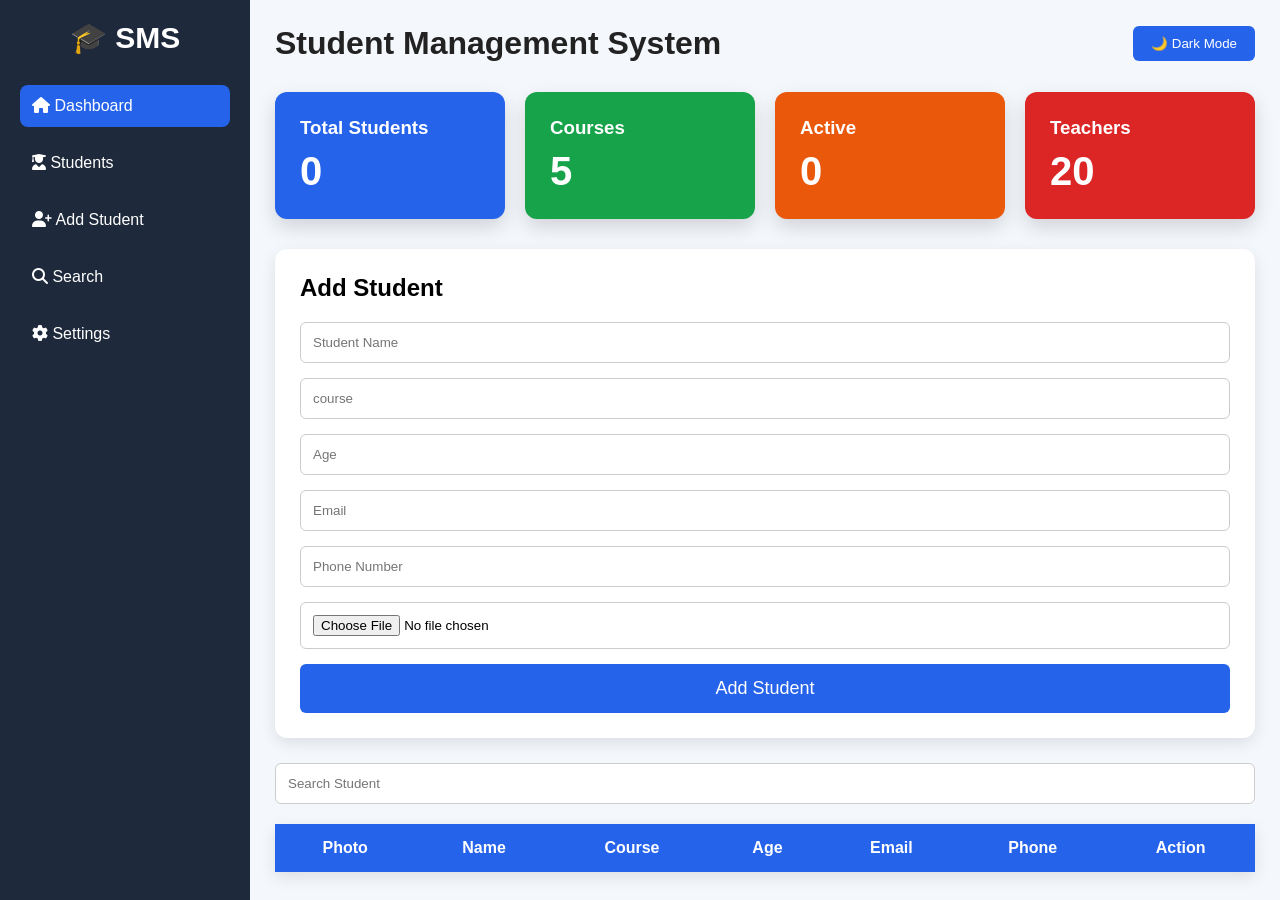
<file: index.html>
<!DOCTYPE html>
<html lang="en">
<head>
    <meta charset="UTF-8">
    <meta name="viewport" content="width=device-width, initial-scale=1.0">
    <title>Student Management System</title>

    <link rel="stylesheet" href="login.css">

    <link rel="stylesheet"
    href="https://cdnjs.cloudflare.com/ajax/libs/font-awesome/6.5.2/css/all.min.css">
</head>

<body>

<div class="container">

    <!-- Sidebar -->
    <div class="sidebar">

        <div class="logo">
            <h2>🎓 SMS</h2>
        </div>

        <ul>

            <li class="active">
                <a href="#"><i class="fa-solid fa-house"></i> Dashboard</a>
            </li>

            <li>
                <a href="#"><i class="fa-solid fa-user-graduate"></i> Students</a>
            </li>

            <li>
                <a href="#"><i class="fa-solid fa-user-plus"></i> Add Student</a>
            </li>

            <li>
                <a href="#"><i class="fa-solid fa-magnifying-glass"></i> Search</a>
            </li>

            <li>
                <a href="#"><i class="fa-solid fa-gear"></i> Settings</a>
            </li>

        </ul>

    </div>

    <!-- Main -->
    <div class="main">

        <header>

            <h1>Student Management System</h1>

            <button id="themeBtn">
                🌙 Dark Mode
            </button>

        </header>

        <!-- Dashboard Cards -->
        <div class="cards">

            <div class="card blue">
                <h3>Total Students</h3>
                <h1 id="total">0</h1>
            </div>

            <div class="card green">
                <h3>Courses</h3>
                <h1>5</h1>
            </div>

            <div class="card orange">
                <h3>Active</h3>
                <h1 id="active">0</h1>
            </div>

            <div class="card red">
                <h3>Teachers</h3>
                <h1>20</h1>
            </div>

        </div>

        <!-- Student Form -->
        <div class="student-form">

            <h2>Add Student</h2>

            <input
                type="text"
                id="name"
                placeholder="Student Name">

                 <input
                type="text"
                id="course"
                placeholder="course">

               

            <input
                type="number"
                id="age"
                placeholder="Age">

            <input
                type="email"
                id="email"
                placeholder="Email">

            <input
                type="text"
                id="phone"
                placeholder="Phone Number">

            <input
                type="file"
                id="photo"
                accept="image/*">

            <button onclick="addStudent()">
                Add Student
            </button>

        </div>

        <!-- Search -->
        <div class="search">

            <input
                type="text"
                id="search"
                placeholder="Search Student">

        </div>

        <!-- Table -->

        <table>

            <thead>

                <tr>

                    <th>Photo</th>
                    <th>Name</th>
                    <th>Course</th>
                    <th>Age</th>
                    <th>Email</th>
                    <th>Phone</th>
                    <th>Action</th>

                </tr>

            </thead>

            <tbody id="studentList">

            </tbody>

        </table>

    </div>

</div>

<script src="script.js"></script>

</body>
</html>
</file>
<file: login.css>
*{
    margin:0;
    padding:0;
    box-sizing:border-box;
    font-family:Arial, Helvetica, sans-serif;
}

body{
    background:#f4f7fc;
}

.container{
    display:flex;
    min-height:100vh;
}

/* Sidebar */

.sidebar{
    width:250px;
    background:#1e293b;
    color:#fff;
    padding:20px;
}

.logo{
    text-align:center;
    margin-bottom:30px;
}

.logo h2{
    font-size:30px;
}

.sidebar ul{
    list-style:none;
}

.sidebar ul li{
    margin:15px 0;
}

.sidebar ul li a{
    display:block;
    text-decoration:none;
    color:#fff;
    padding:12px;
    border-radius:8px;
    transition:.3s;
}

.sidebar ul li a:hover,
.sidebar ul li.active a{
    background:#2563eb;
}

/* Main */

.main{
    flex:1;
    padding:25px;
}

header{
    display:flex;
    justify-content:space-between;
    align-items:center;
    margin-bottom:30px;
}

header h1{
    color:#222;
}

#themeBtn{
    padding:10px 18px;
    border:none;
    background:#2563eb;
    color:white;
    border-radius:6px;
    cursor:pointer;
}

#themeBtn:hover{
    background:#1d4ed8;
}

/* Cards */

.cards{
    display:grid;
    grid-template-columns:repeat(auto-fit,minmax(220px,1fr));
    gap:20px;
    margin-bottom:30px;
}

.card{
    color:white;
    padding:25px;
    border-radius:12px;
    box-shadow:0 8px 20px rgba(0,0,0,.15);
}

.card h3{
    margin-bottom:10px;
}

.card h1{
    font-size:40px;
}

.blue{
    background:#2563eb;
}

.green{
    background:#16a34a;
}

.orange{
    background:#ea580c;
}

.red{
    background:#dc2626;
}

/* Form */

.student-form{
    background:white;
    padding:25px;
    border-radius:12px;
    box-shadow:0 5px 15px rgba(0,0,0,.1);
    margin-bottom:25px;
}

.student-form h2{
    margin-bottom:20px;
}

.student-form input{
    width:100%;
    padding:12px;
    margin-bottom:15px;
    border:1px solid #ccc;
    border-radius:6px;
}

.student-form button{
    width:100%;
    padding:14px;
    border:none;
    background:#2563eb;
    color:white;
    font-size:18px;
    border-radius:6px;
    cursor:pointer;
}

.student-form button:hover{
    background:#1d4ed8;
}

/* Search */

.search input{
    width:100%;
    padding:12px;
    margin-bottom:20px;
    border:1px solid #ccc;
    border-radius:6px;
}

/* Table */

table{
    width:100%;
    background:white;
    border-collapse:collapse;
    box-shadow:0 5px 15px rgba(0,0,0,.1);
}

table th{
    background:#2563eb;
    color:white;
    padding:15px;
}

table td{
    text-align:center;
    padding:12px;
    border-bottom:1px solid #ddd;
}

table tr:hover{
    background:#f5f5f5;
}

/* Student Photo */

.student-photo{
    width:60px;
    height:60px;
    border-radius:50%;
    object-fit:cover;
    border:3px solid #2563eb;
}

/* Buttons */

.edit{
    background:#f59e0b;
    color:white;
    border:none;
    padding:8px 12px;
    border-radius:5px;
    cursor:pointer;
    margin-right:5px;
}

.delete{
    background:#dc2626;
    color:white;
    border:none;
    padding:8px 12px;
    border-radius:5px;
    cursor:pointer;
}

.edit:hover{
    background:#d97706;
}

.delete:hover{
    background:#b91c1c;
}

/* Dark Mode */

.dark{
    background:#111827;
}

.dark .main{
    background:#111827;
}

.dark .student-form,
.dark table{
    background:#1f2937;
    color:white;
}

.dark input{
    background:#374151;
    color:white;
    border:none;
}

.dark table td{
    border-color:#374151;
}

.dark header h1{
    color:white;
}

/* Responsive */

@media(max-width:768px){

.container{
    flex-direction:column;
}

.sidebar{
    width:100%;
}

.cards{
    grid-template-columns:1fr;
}

table{
    display:block;
    overflow-x:auto;
}

.student-form select{
    width:100%;
    padding:12px;
    margin-bottom:15px;
    border:1px solid #ccc;
    border-radius:6px;
    font-size:16px;
    outline:none;
}
}
</file>
